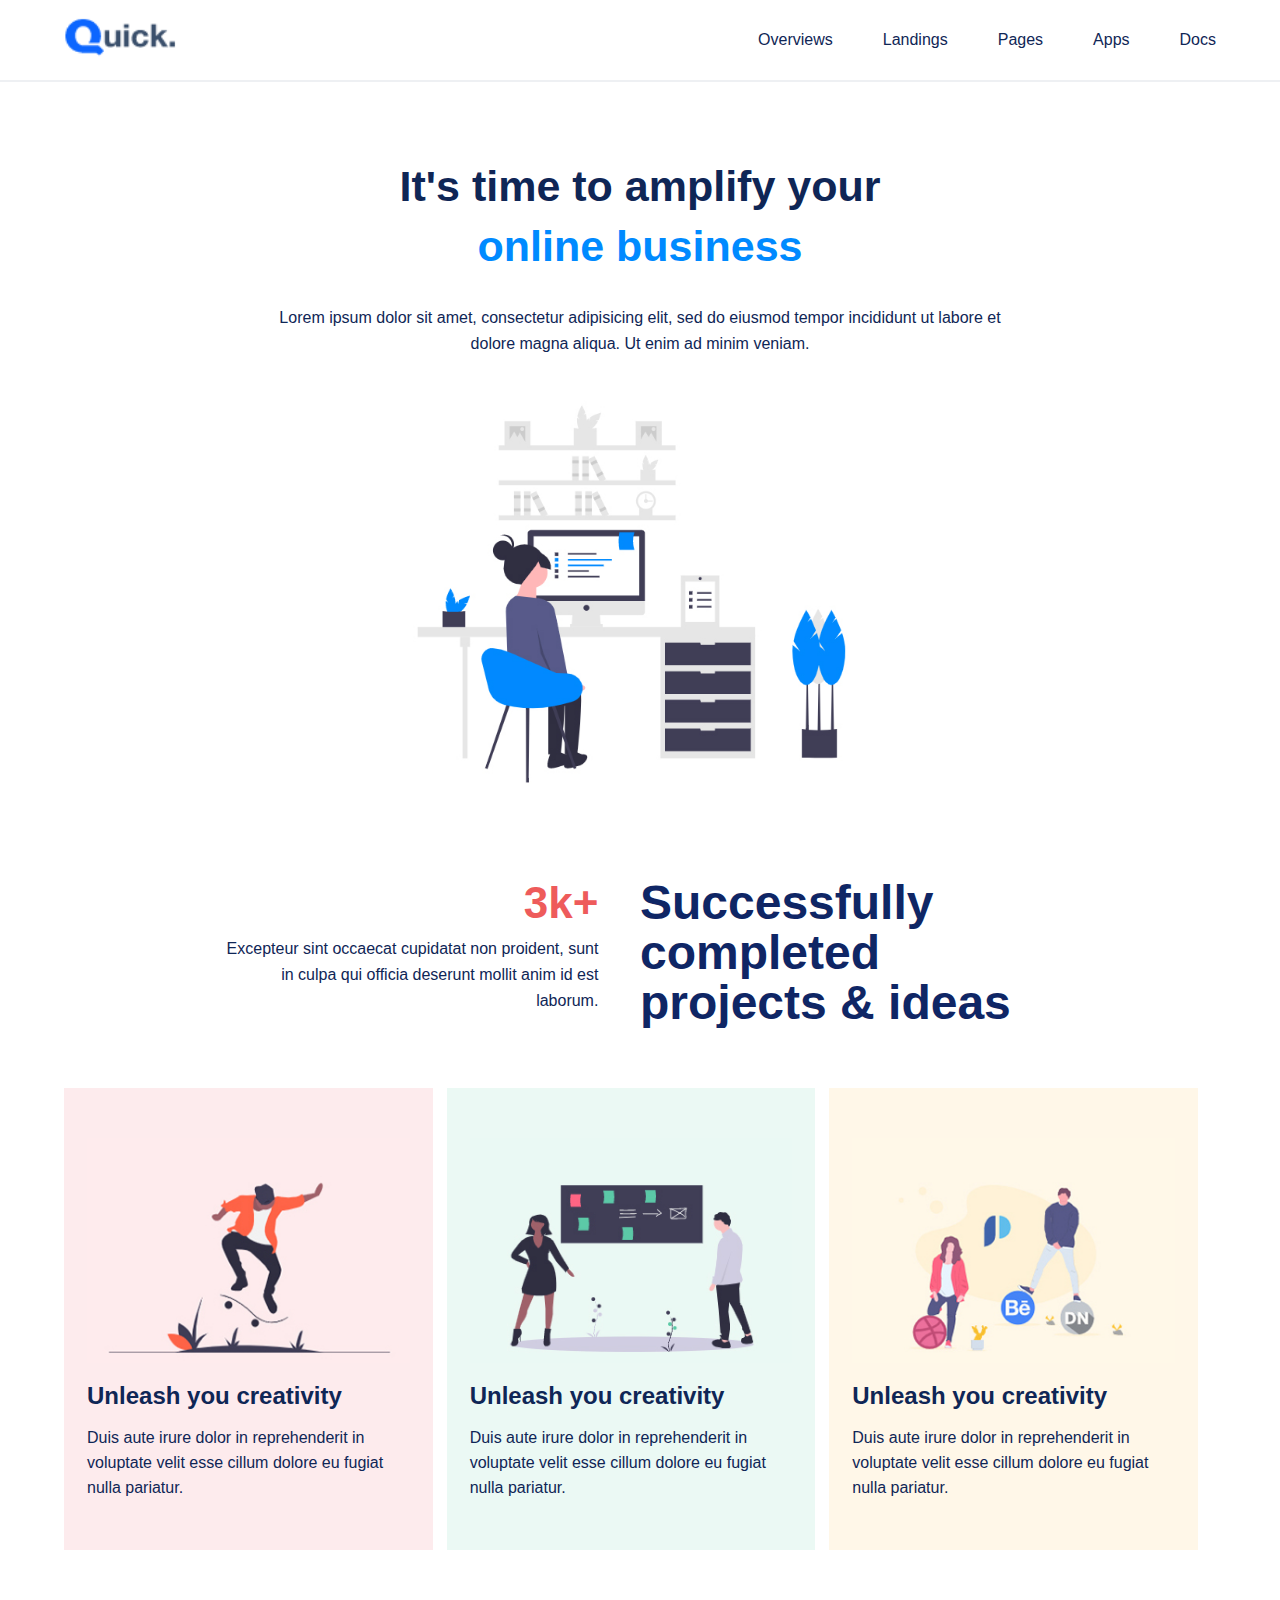
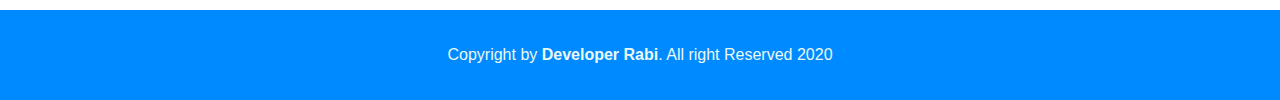
<file: index.html>
<!DOCTYPE html>
<html lang="en">

<head>
  <meta charset="UTF-8">
  <meta name="viewport" content="width=device-width, initial-scale=1.0">
  <title>Quick</title>
  <link rel="stylesheet" href="css/style.css" class="css">

</head>

<body>
  <!-- header start -->
  <header>
    <div class="container">
      <div class="logo">
        <img src="images/logo.png" alt="quick">
      </div>
      <nav class="menu">
        <ul>
          <li><a href="#">Overviews</a></li>
          <li><a href="#">Landings</a></li>
          <li><a href="#">Pages</a></li>
          <li><a href="#">Apps</a></li>
          <li><a href="#">Docs</a></li>
        </ul>
      </nav>
    </div>
  </header>
  <!-- header end -->
  <section class="banner">
    <div class="container2">
      <h1 class="b_h1">It's time to amplify your
        <span>
          online business</span>
      </h1>
      <p class="b_p">Lorem ipsum dolor sit amet, consectetur adipisicing elit, sed do eiusmod tempor incididunt ut
        labore et
        dolore magna aliqua. Ut enim ad minim veniam.</p>
      <div class="b_img">
        <img src="images/banner1.jpg" alt="">
      </div>
    </div>
  </section>
  <!-- success start  -->
  <section class="success">
    <div class="container2 c2">
      <div class="s_left">
        <h2>3k+</h2>
        <p>Excepteur sint occaecat cupidatat non proident,
          sunt in culpa qui officia deserunt mollit anim id
          est laborum.</p>
      </div>
      <div class="s_right">
        <h1>Successfully
          completed
          projects & ideas</h1>
      </div>
    </div>
  </section>
  <!-- success End  -->
  <!-- service start -->
  <section class="service">
    <div class="container">
      <!-- single service start -->
      <div class="single_service">
        <div class="ss_img">
          <img src="images/card1.jpg" alt="quick">
        </div>
        <h2 class="ss_h2">Unleash you creativity</h2>
        <p class="ss_p">Duis aute irure dolor in reprehenderit in
          voluptate velit esse cillum dolore eu fugiat
          nulla pariatur.</p>
      </div>
      <div class="single_service">
        <div class="ss_img">
          <img src="images/card2.jpg" alt="quick">
        </div>
        <h2 class="ss_h2">Unleash you creativity</h2>
        <p class="ss_p">Duis aute irure dolor in reprehenderit in
          voluptate velit esse cillum dolore eu fugiat
          nulla pariatur.</p>
      </div>
      <div class="single_service">
        <div class="ss_img">
          <img src="images/card3.jpg" alt="quick">
        </div>
        <h2 class="ss_h2">Unleash you creativity</h2>
        <p class="ss_p">Duis aute irure dolor in reprehenderit in
          voluptate velit esse cillum dolore eu fugiat
          nulla pariatur.</p>
      </div>
      <!-- single service End -->
    </div>
  </section>
  <!-- service end -->

  <!-- footer start -->
  <footer class="footer">
    <p>Copyright by <a href="">Developer Rabi</a>. All right Reserved 2020</p>
  </footer>
  <!-- footer End -->





</body>

</html>
</file>
<file: css/style.css>
/* common css satar */

body {
  margin: 0;
  font-family: sans-serif;
  font: size 16px;
  font: weight 400;
  color: #0f2656;
}
/* common css end  */
/* header start */
header {
  border-bottom: 2px solid #eef0f3;
  padding: 15px 0;
}
.container {
  margin: 0 auto;
  width: 90%;
  /* border: 1px solid red; */
  overflow: hidden;
}
.logo {
  width: 10%;
  /* border: 1px solid black; */
}
.logo img {
  width: 100%;
  float: left;
}

.menu {
  width: 50%;
  /* border: 1px solid black; */
  float: right;
}
.menu ul {
  float: right;
}
.menu ul li {
  list-style: none;
  float: left;
}
.menu ul li a {
  display: inline-block;
  padding: 0 25px;
  color: #0f2656;
  text-decoration: none;
  transition: 0.33s;
}
.menu ul li:last-child a {
  padding-right: 0;
}
.menu ul li a:hover {
  color: #008aff;
}

/* header end  */
/* banner start */
.banner {
  padding: 45px 0;
}
.container2 {
  margin: 0 auto;
  width: 65%;
  text-align: center;
}
.b_h1 {
  padding: 0 150px;
  font-size: 43px;
  font-weight: 700;
  line-height: 60px;
}
.b_h1 span {
  color: #008aff;
}
.b_p {
  line-height: 26px;
  padding: 0 48px;
  margin: 10px 0 25px;
}
.b_img {
  margin: 0 auto;
  width: 68%;
}
.b_img img {
  width: 100%;
}

/* banner end */

/* success start */
.success {
  padding-bottom: 60px;
}
.c2 {
  overflow: hidden;
}
.s_left {
  float: left;
  width: 45%;
}
.s_left h2 {
  margin: 0;
  font-size: 44px;
  text-align: right;
  color: rgb(238, 91, 91);
}
.s_left p {
  line-height: 26px;
  margin: 8px 0;
  text-align: right;
}
.s_right {
  width: 50%;
  float: right;
}
.s_right h1 {
  margin: 0 auto;
  font-size: 48px;
  line-height: 50px;
  color: #0f2665;
  text-align: left;
}

/* success End */
/* single service start */
.service {
  padding-bottom: 60px;
}
.single_service {
  width: 32%;
  padding: 50px 2%;
  float: left;
  box-sizing: border-box;
  margin-right: 14px;
}
.single_service:first-child {
  background-color: #fdebed;
}
.single_service.single_service:nth-child(2) {
  background-color: #ebf9f4;
}
.single_service:last-child {
  background-color: #fff7e8;
}
.ss_img {
}
.ss_img img {
  width: 100%;
}
.ss_h2 {
  margin: 15px 0;
  font-size: 24px;
  font-weight: 700;
}
.ss_p {
  margin: 0;
  line-height: 25px;
}
/* single service End */

/* footer start */
.footer {
  background-color: #008aff;
  padding: 20px 0;
  text-align: center;
  color: #ebf9f4;
}
.footer p {
}
.footer p a {
  text-decoration: none;
  font-weight: 700;
  color: #ebf9f4;
}

/* footer end */
</file>
